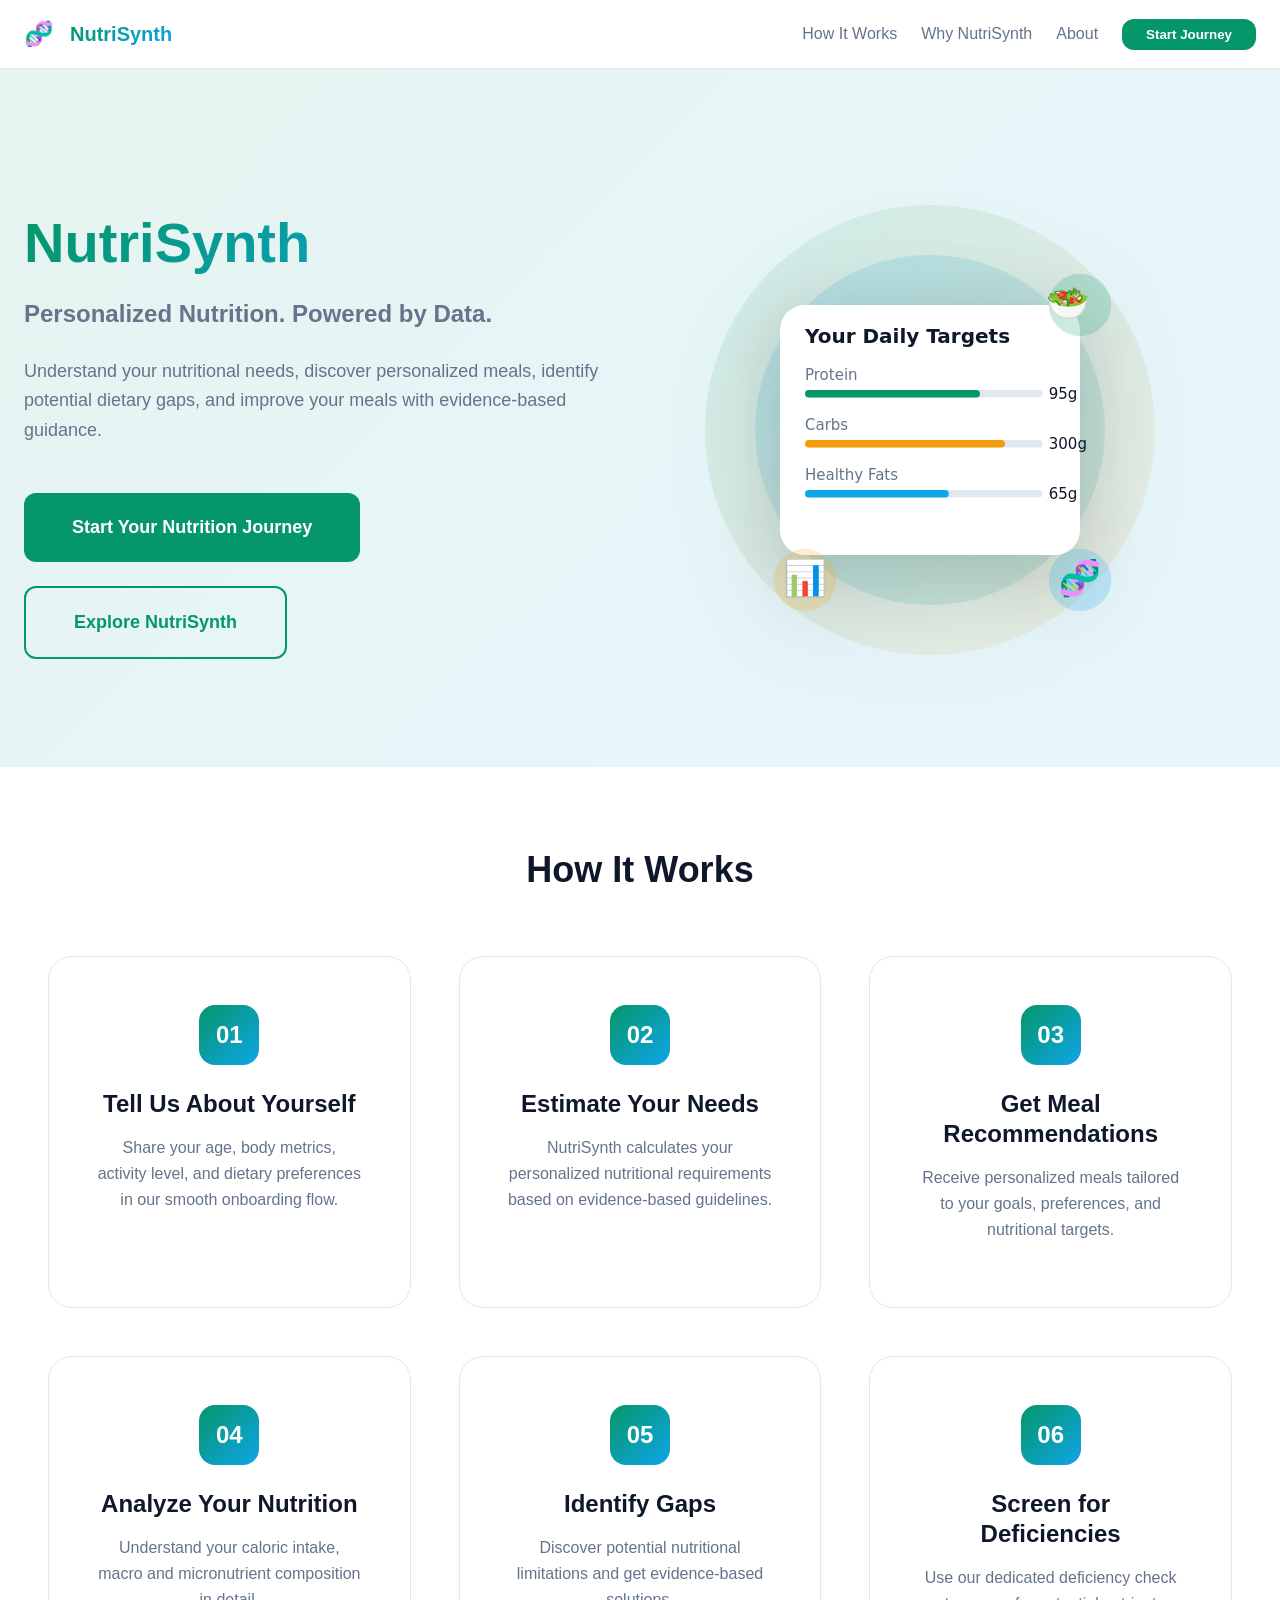
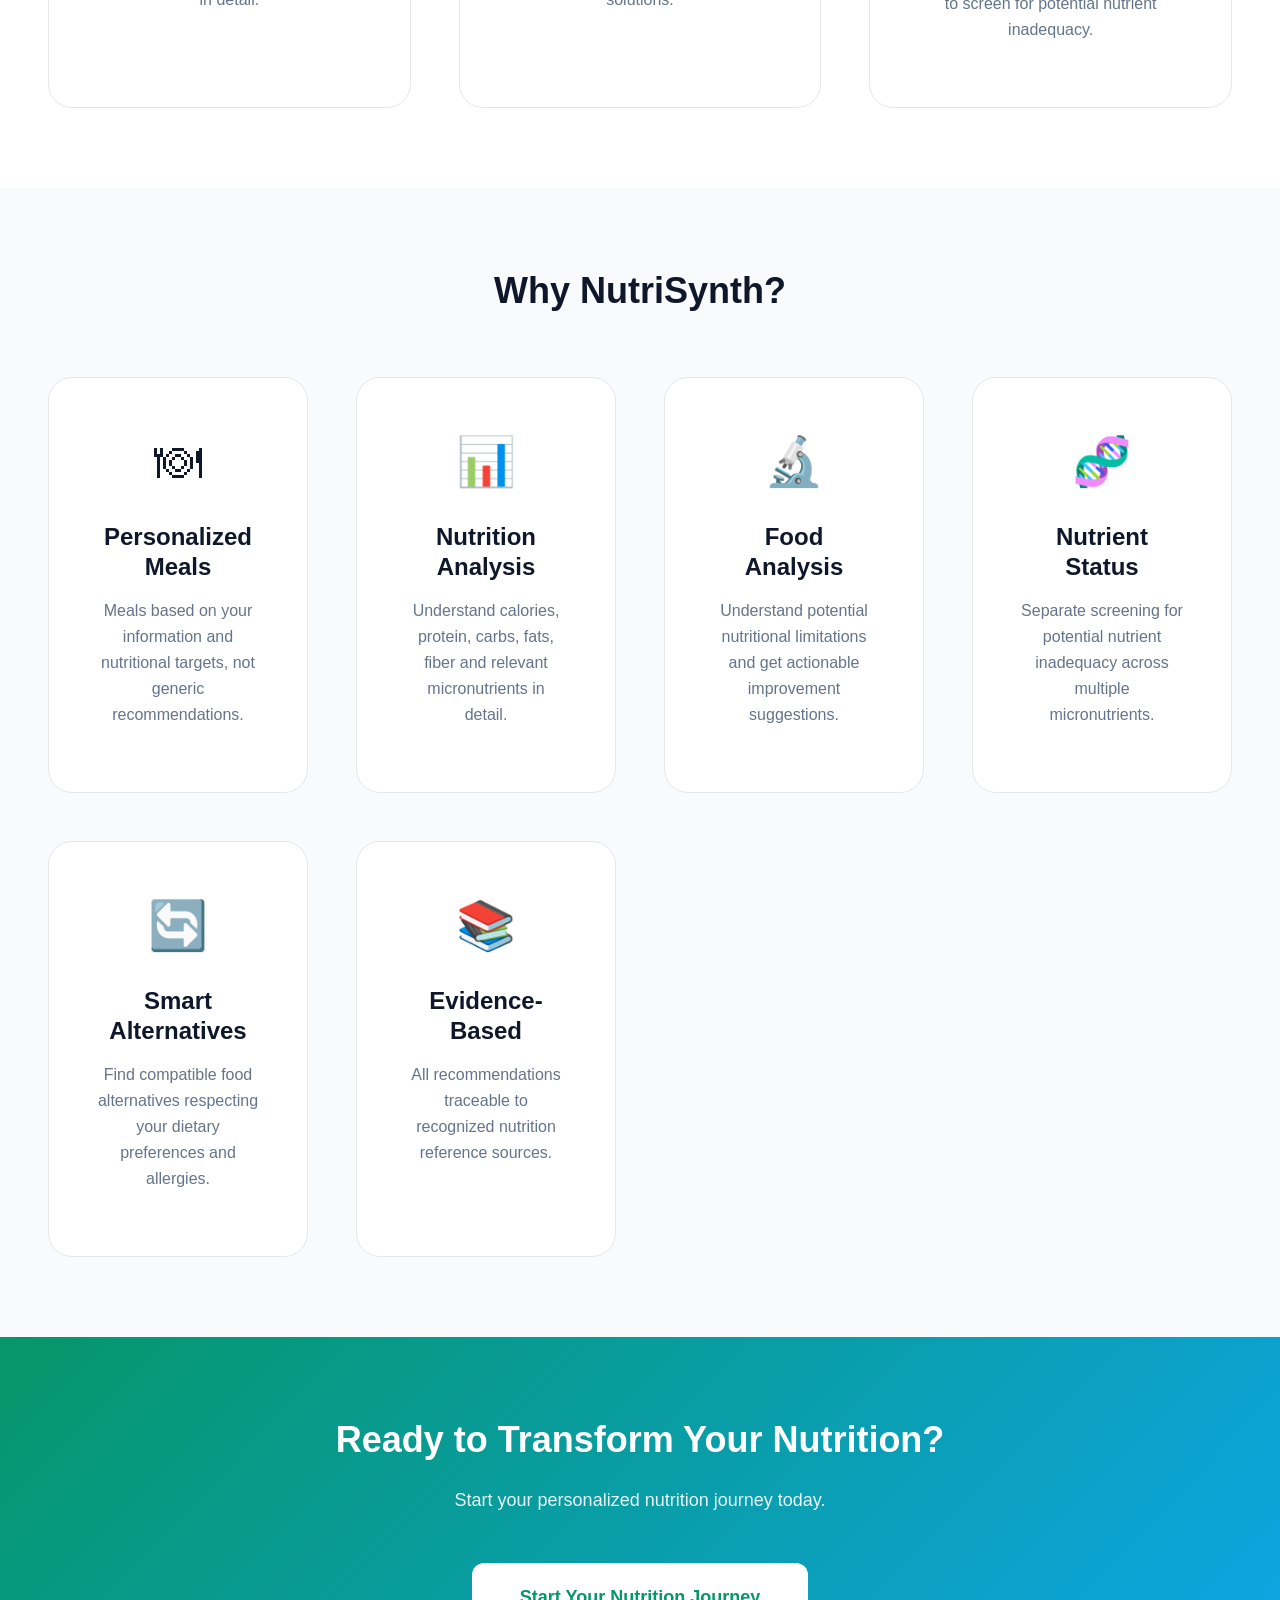
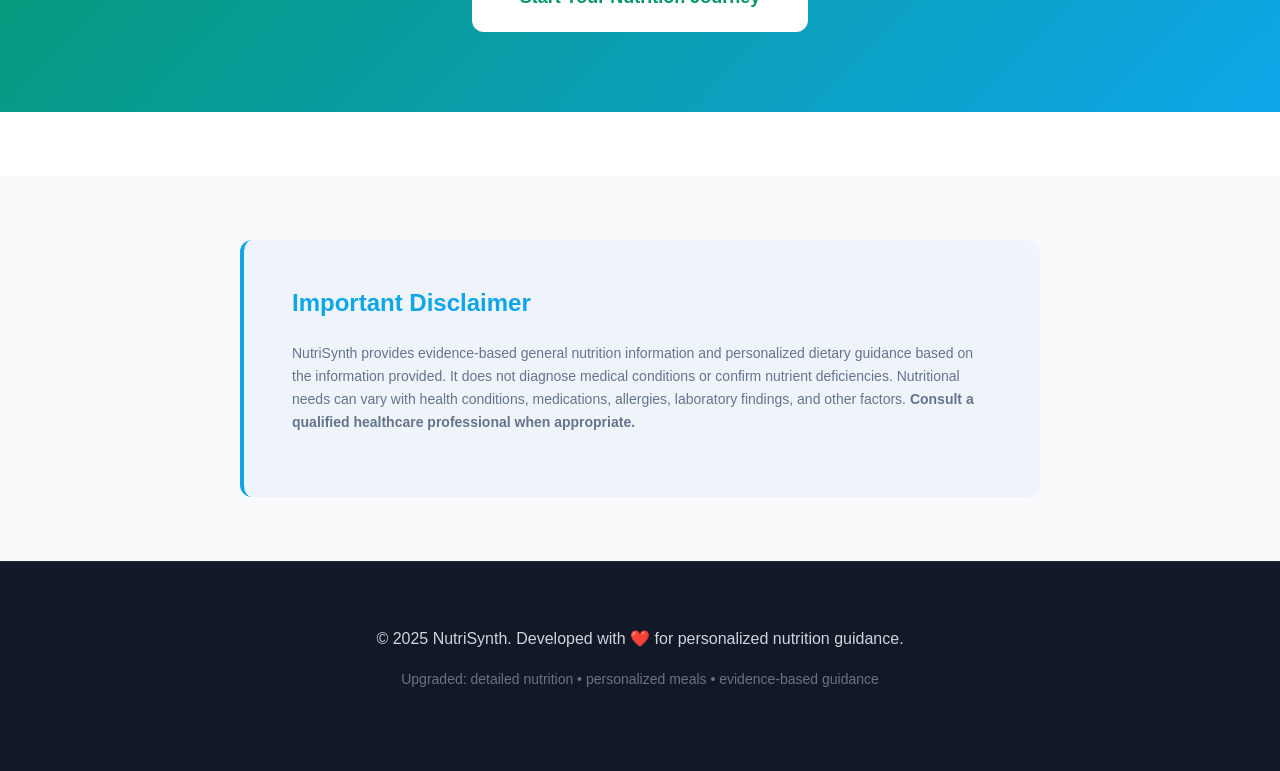
<file: index.html>
<!DOCTYPE html>
<html lang="en">
<head>
    <meta charset="UTF-8">
    <meta name="viewport" content="width=device-width, initial-scale=1.0">
    <meta name="description" content="NutriSynth - Personalized nutrition platform powered by data">
    <title>NutriSynth — Personalized Nutrition Platform</title>
    <link rel="stylesheet" href="styles.css">
    <link rel="stylesheet" href="app-styles.css">
</head>
<body>
    <!-- Navigation -->
    <nav class="navbar">
        <div class="navbar-container">
            <a href="#" class="navbar-logo">
                <span class="logo-icon">🧬</span>
                <span class="logo-text">NutriSynth</span>
            </a>
            <div class="nav-menu" id="navMenu">
                <a href="#how-it-works" class="nav-link">How It Works</a>
                <a href="#why-nutrisynth" class="nav-link">Why NutriSynth</a>
                <a href="#" class="nav-link" id="aboutLink">About</a>
                <button class="nav-btn-start" id="navStartBtn">Start Journey</button>
            </div>
            <div class="hamburger" id="hamburger">
                <span></span>
                <span></span>
                <span></span>
            </div>
        </div>
    </nav>

    <!-- Hero Section -->
    <section class="hero" id="heroSection">
        <div class="hero-container">
            <div class="hero-content">
                <h1 class="hero-title">NutriSynth</h1>
                <p class="hero-subtitle">Personalized Nutrition. Powered by Data.</p>
                <p class="hero-description">
                    Understand your nutritional needs, discover personalized meals, identify potential dietary gaps, and improve your meals with evidence-based guidance.
                </p>
                <div class="hero-actions">
                    <button class="btn btn-primary btn-lg" id="ctaPrimary">Start Your Nutrition Journey</button>
                    <button class="btn btn-secondary btn-lg" id="ctaSecondary">Explore NutriSynth</button>
                </div>
            </div>
            <div class="hero-visual">
                <svg viewBox="0 0 400 400" xmlns="http://www.w3.org/2000/svg" class="hero-illustration">
                    <!-- Nutrition dashboard visual -->
                    <defs>
                        <linearGradient id="heroGradient1" x1="0%" y1="0%" x2="100%" y2="100%">
                            <stop offset="0%" style="stop-color:var(--primary-color);stop-opacity:1" />
                            <stop offset="100%" style="stop-color:var(--accent-color);stop-opacity:1" />
                        </linearGradient>
                        <linearGradient id="heroGradient2" x1="0%" y1="0%" x2="100%" y2="100%">
                            <stop offset="0%" style="stop-color:var(--secondary-color);stop-opacity:1" />
                            <stop offset="100%" style="stop-color:var(--primary-color);stop-opacity:0.8" />
                        </linearGradient>
                    </defs>
                    
                    <!-- Background circles -->
                    <circle cx="200" cy="200" r="180" fill="url(#heroGradient1)" opacity="0.1"/>
                    <circle cx="200" cy="200" r="140" fill="url(#heroGradient2)" opacity="0.15"/>
                    
                    <!-- Central dashboard card -->
                    <g class="dashboard-card">
                        <rect x="80" y="100" width="240" height="200" rx="20" fill="white" filter="drop-shadow(0 10px 30px rgba(0,0,0,0.1))"/>
                        
                        <!-- Dashboard header -->
                        <text x="100" y="130" font-family="system-ui, sans-serif" font-size="16" font-weight="600" fill="#0f172a">Your Daily Targets</text>
                        
                        <!-- Protein bar -->
                        <g>
                            <text x="100" y="160" font-family="system-ui, sans-serif" font-size="12" fill="#64748b">Protein</text>
                            <rect x="100" y="168" width="190" height="6" rx="3" fill="#e2e8f0"/>
                            <rect x="100" y="168" width="140" height="6" rx="3" fill="var(--primary-color)"/>
                            <text x="295" y="175" font-family="system-ui, sans-serif" font-size="12" font-weight="500" fill="#0f172a">95g</text>
                        </g>
                        
                        <!-- Carbs bar -->
                        <g>
                            <text x="100" y="200" font-family="system-ui, sans-serif" font-size="12" fill="#64748b">Carbs</text>
                            <rect x="100" y="208" width="190" height="6" rx="3" fill="#e2e8f0"/>
                            <rect x="100" y="208" width="160" height="6" rx="3" fill="var(--accent-color)"/>
                            <text x="295" y="215" font-family="system-ui, sans-serif" font-size="12" font-weight="500" fill="#0f172a">300g</text>
                        </g>
                        
                        <!-- Fat bar -->
                        <g>
                            <text x="100" y="240" font-family="system-ui, sans-serif" font-size="12" fill="#64748b">Healthy Fats</text>
                            <rect x="100" y="248" width="190" height="6" rx="3" fill="#e2e8f0"/>
                            <rect x="100" y="248" width="115" height="6" rx="3" fill="var(--secondary-color)"/>
                            <text x="295" y="255" font-family="system-ui, sans-serif" font-size="12" font-weight="500" fill="#0f172a">65g</text>
                        </g>
                    </g>
                    
                    <!-- Floating elements -->
                    <g class="floating-element" style="animation: float 3s ease-in-out infinite;">
                        <circle cx="320" cy="100" r="25" fill="var(--primary-color)" opacity="0.2"/>
                        <text x="310" y="108" font-size="28" text-anchor="middle">🥗</text>
                    </g>
                    
                    <g class="floating-element" style="animation: float 3.5s ease-in-out infinite;">
                        <circle cx="100" cy="320" r="25" fill="var(--accent-color)" opacity="0.2"/>
                        <text x="100" y="328" font-size="28" text-anchor="middle">📊</text>
                    </g>
                    
                    <g class="floating-element" style="animation: float 4s ease-in-out infinite;">
                        <circle cx="320" cy="320" r="25" fill="var(--secondary-color)" opacity="0.2"/>
                        <text x="320" y="328" font-size="28" text-anchor="middle">🧬</text>
                    </g>
                </svg>
            </div>
        </div>
    </section>

    <!-- How It Works -->
    <section class="section" id="how-it-works">
        <div class="container">
            <h2 class="section-title">How It Works</h2>
            <div class="steps-grid">
                <div class="step-card">
                    <div class="step-number">01</div>
                    <h3>Tell Us About Yourself</h3>
                    <p>Share your age, body metrics, activity level, and dietary preferences in our smooth onboarding flow.</p>
                </div>
                <div class="step-card">
                    <div class="step-number">02</div>
                    <h3>Estimate Your Needs</h3>
                    <p>NutriSynth calculates your personalized nutritional requirements based on evidence-based guidelines.</p>
                </div>
                <div class="step-card">
                    <div class="step-number">03</div>
                    <h3>Get Meal Recommendations</h3>
                    <p>Receive personalized meals tailored to your goals, preferences, and nutritional targets.</p>
                </div>
                <div class="step-card">
                    <div class="step-number">04</div>
                    <h3>Analyze Your Nutrition</h3>
                    <p>Understand your caloric intake, macro and micronutrient composition in detail.</p>
                </div>
                <div class="step-card">
                    <div class="step-number">05</div>
                    <h3>Identify Gaps</h3>
                    <p>Discover potential nutritional limitations and get evidence-based solutions.</p>
                </div>
                <div class="step-card">
                    <div class="step-number">06</div>
                    <h3>Screen for Deficiencies</h3>
                    <p>Use our dedicated deficiency check to screen for potential nutrient inadequacy.</p>
                </div>
            </div>
        </div>
    </section>

    <!-- Why NutriSynth -->
    <section class="section section-alt" id="why-nutrisynth">
        <div class="container">
            <h2 class="section-title">Why NutriSynth?</h2>
            <div class="features-grid">
                <div class="feature-card">
                    <div class="feature-icon">🍽</div>
                    <h3>Personalized Meals</h3>
                    <p>Meals based on your information and nutritional targets, not generic recommendations.</p>
                </div>
                <div class="feature-card">
                    <div class="feature-icon">📊</div>
                    <h3>Nutrition Analysis</h3>
                    <p>Understand calories, protein, carbs, fats, fiber and relevant micronutrients in detail.</p>
                </div>
                <div class="feature-card">
                    <div class="feature-icon">🔬</div>
                    <h3>Food Analysis</h3>
                    <p>Understand potential nutritional limitations and get actionable improvement suggestions.</p>
                </div>
                <div class="feature-card">
                    <div class="feature-icon">🧬</div>
                    <h3>Nutrient Status</h3>
                    <p>Separate screening for potential nutrient inadequacy across multiple micronutrients.</p>
                </div>
                <div class="feature-card">
                    <div class="feature-icon">🔄</div>
                    <h3>Smart Alternatives</h3>
                    <p>Find compatible food alternatives respecting your dietary preferences and allergies.</p>
                </div>
                <div class="feature-card">
                    <div class="feature-icon">📚</div>
                    <h3>Evidence-Based</h3>
                    <p>All recommendations traceable to recognized nutrition reference sources.</p>
                </div>
            </div>
        </div>
    </section>

    <!-- CTA Section -->
    <section class="section cta-section">
        <div class="container">
            <h2>Ready to Transform Your Nutrition?</h2>
            <p>Start your personalized nutrition journey today.</p>
            <button class="btn btn-primary btn-lg" id="ctaStart">Start Your Nutrition Journey</button>
        </div>
    </section>

    <!-- Disclaimer -->
    <section class="section disclaimer-section">
        <div class="container disclaimer-content">
            <h3>Important Disclaimer</h3>
            <p>NutriSynth provides evidence-based general nutrition information and personalized dietary guidance based on the information provided. It does not diagnose medical conditions or confirm nutrient deficiencies. Nutritional needs can vary with health conditions, medications, allergies, laboratory findings, and other factors. <strong>Consult a qualified healthcare professional when appropriate.</strong></p>
        </div>
    </section>

    <!-- Footer -->
    <footer class="footer">
        <div class="container">
            <p>&copy; 2025 NutriSynth. Developed with ❤️ for personalized nutrition guidance.</p>
            <p class="footer-version">Upgraded: detailed nutrition • personalized meals • evidence-based guidance</p>
        </div>
    </footer>

    <!-- Main App Container (hidden until user starts) -->
    <div id="appContainer" class="app-container" style="display: none;">
        <!-- Onboarding will be injected here -->
    </div>

    <script src="app.js"></script>
</body>
</html>
</file>
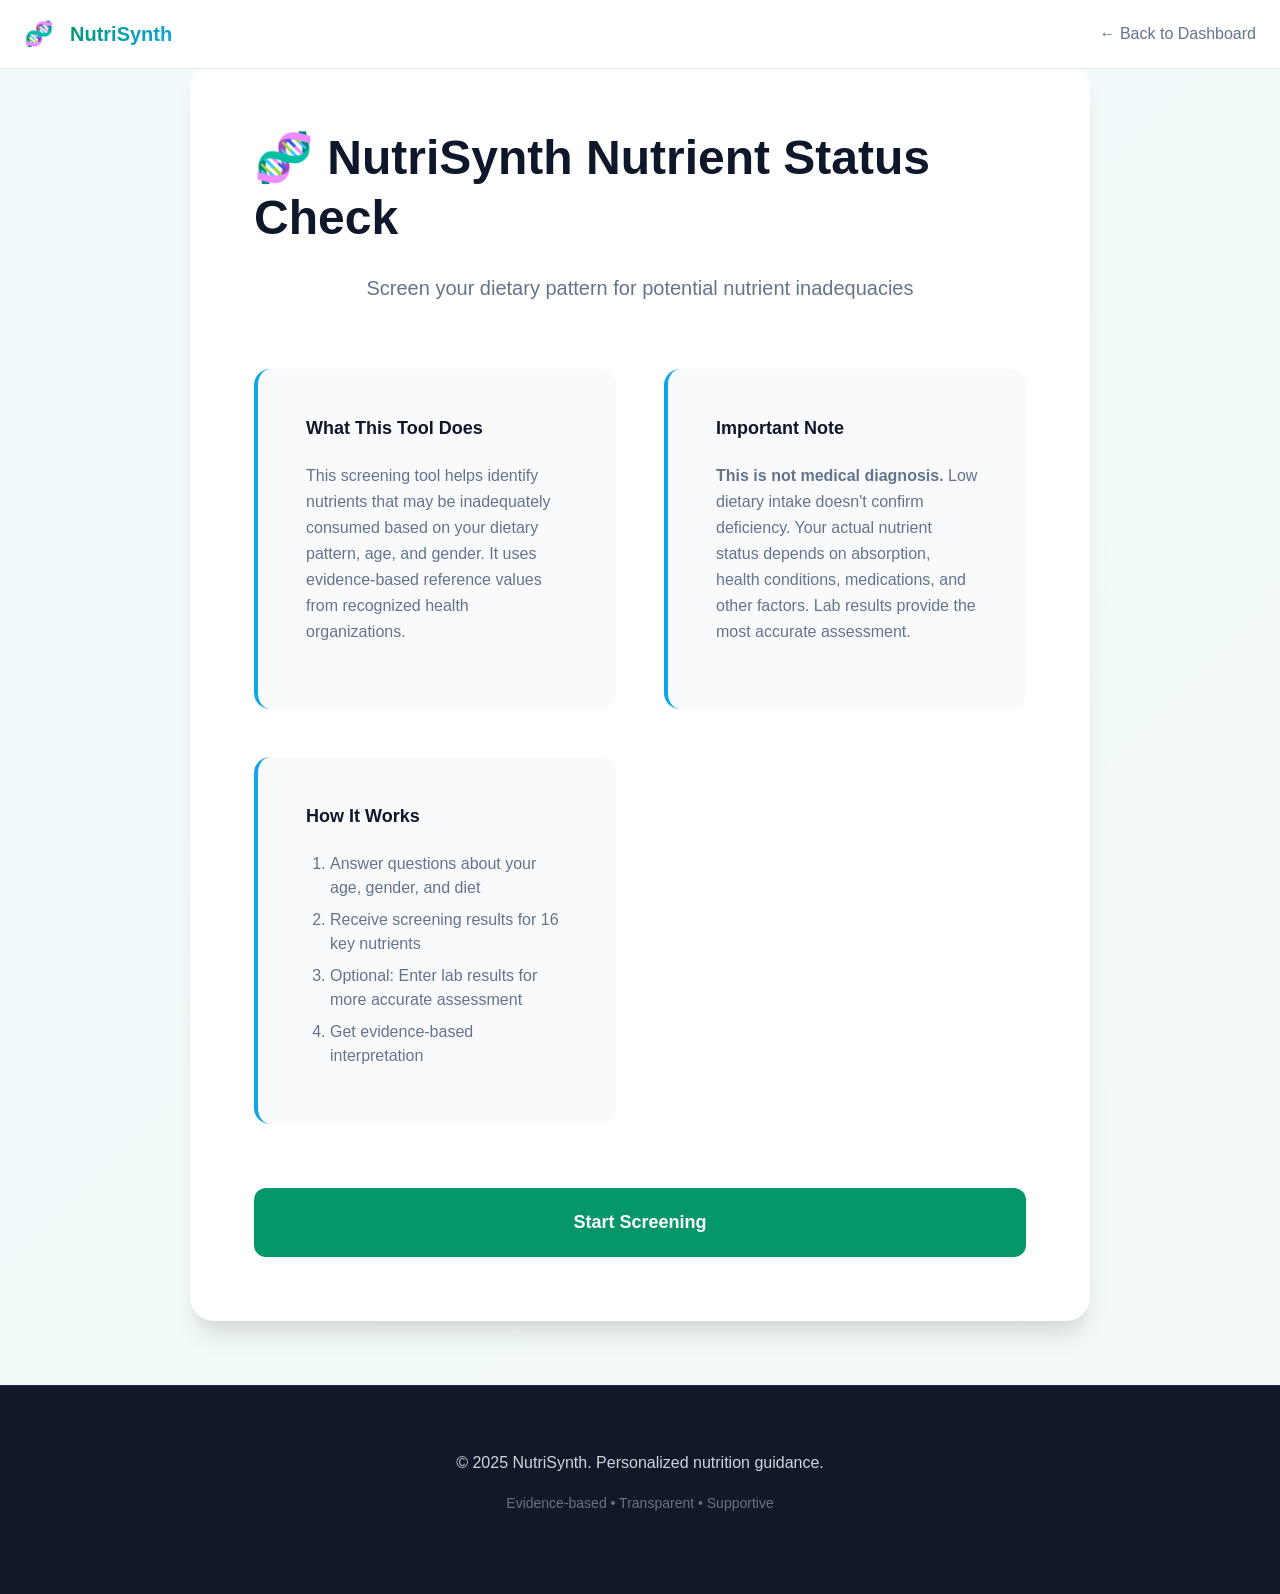
<file: deficiency-check.html>
<!DOCTYPE html>
<html lang="en">
<head>
    <meta charset="UTF-8">
    <meta name="viewport" content="width=device-width, initial-scale=1.0">
    <title>NutriSynth — Nutrient Status Check</title>
    <link rel="stylesheet" href="styles.css">
    <link rel="stylesheet" href="app-styles.css">
    <link rel="stylesheet" href="deficiency-styles.css">
</head>
<body>
    <!-- Navigation -->
    <nav class="navbar">
        <div class="navbar-container">
            <a href="index.html" class="navbar-logo">
                <span class="logo-icon">🧬</span>
                <span class="logo-text">NutriSynth</span>
            </a>
            <div class="nav-menu">
                <a href="index.html" class="nav-link">← Back to Dashboard</a>
            </div>
        </div>
    </nav>

    <div id="deficiencyContainer" class="deficiency-page-container">
        <!-- Content will be inserted here -->
    </div>

    <footer class="footer">
        <div class="container">
            <p>&copy; 2025 NutriSynth. Personalized nutrition guidance.</p>
            <p class="footer-version">Evidence-based • Transparent • Supportive</p>
        </div>
    </footer>

    <script src="deficiency-check.js"></script>
</body>
</html>
</file>
<file: styles.css>
/* ============================================================
   NUTRISYNTH PREMIUM - DESIGN SYSTEM
   ============================================================ */

/* CSS Variables - Color System */
:root {
    /* Primary Colors */
    --primary-color: #059669;
    --primary-light: #10b981;
    --primary-dark: #047857;
    
    /* Secondary Colors */
    --secondary-color: #0ea5e9;
    --secondary-light: #38bdf8;
    --secondary-dark: #0284c7;
    
    /* Accent Colors */
    --accent-color: #f59e0b;
    --accent-light: #fbbf24;
    --accent-dark: #d97706;
    
    /* Neutral Colors */
    --neutral-50: #f9fafb;
    --neutral-100: #f3f4f6;
    --neutral-200: #e5e7eb;
    --neutral-300: #d1d5db;
    --neutral-400: #9ca3af;
    --neutral-500: #6b7280;
    --neutral-600: #4b5563;
    --neutral-700: #374151;
    --neutral-800: #1f2937;
    --neutral-900: #111827;
    
    /* Semantic Colors */
    --success-color: #10b981;
    --warning-color: #f59e0b;
    --error-color: #ef4444;
    --info-color: #0ea5e9;
    
    /* Text Colors */
    --text-primary: #0f172a;
    --text-secondary: #64748b;
    --text-tertiary: #94a3b8;
    
    /* Background Colors */
    --bg-primary: #ffffff;
    --bg-secondary: #f8fafc;
    --bg-tertiary: #f1f5f9;
    
    /* Typography Scale */
    --font-family-base: -apple-system, BlinkMacSystemFont, 'Segoe UI', 'Roboto', 'Oxygen', 'Ubuntu', 'Cantarell', 'Fira Sans', 'Droid Sans', 'Helvetica Neue', sans-serif;
    --font-family-mono: 'SF Mono', Monaco, 'Cascadia Code', 'Roboto Mono', Consolas, 'Courier New', monospace;
    
    --font-size-xs: 0.75rem;      /* 12px */
    --font-size-sm: 0.875rem;     /* 14px */
    --font-size-base: 1rem;        /* 16px */
    --font-size-lg: 1.125rem;      /* 18px */
    --font-size-xl: 1.25rem;       /* 20px */
    --font-size-2xl: 1.5rem;       /* 24px */
    --font-size-3xl: 1.875rem;     /* 30px */
    --font-size-4xl: 2.25rem;      /* 36px */
    --font-size-5xl: 3rem;         /* 48px */
    
    --font-weight-regular: 400;
    --font-weight-medium: 500;
    --font-weight-semibold: 600;
    --font-weight-bold: 700;
    
    --line-height-tight: 1.25;
    --line-height-snug: 1.375;
    --line-height-normal: 1.5;
    --line-height-relaxed: 1.625;
    --line-height-loose: 2;
    
    /* Spacing Scale */
    --spacing-xs: 0.25rem;    /* 4px */
    --spacing-sm: 0.5rem;     /* 8px */
    --spacing-md: 1rem;       /* 16px */
    --spacing-lg: 1.5rem;     /* 24px */
    --spacing-xl: 2rem;       /* 32px */
    --spacing-2xl: 3rem;      /* 48px */
    --spacing-3xl: 4rem;      /* 64px */
    --spacing-4xl: 5rem;      /* 80px */
    
    /* Border Radius */
    --radius-sm: 0.375rem;    /* 6px */
    --radius-md: 0.5rem;      /* 8px */
    --radius-lg: 0.75rem;     /* 12px */
    --radius-xl: 1rem;        /* 16px */
    --radius-2xl: 1.5rem;     /* 24px */
    --radius-full: 9999px;
    
    /* Shadows */
    --shadow-sm: 0 1px 2px 0 rgba(0, 0, 0, 0.05);
    --shadow-md: 0 4px 6px -1px rgba(0, 0, 0, 0.1), 0 2px 4px -1px rgba(0, 0, 0, 0.06);
    --shadow-lg: 0 10px 15px -3px rgba(0, 0, 0, 0.1), 0 4px 6px -2px rgba(0, 0, 0, 0.05);
    --shadow-xl: 0 20px 25px -5px rgba(0, 0, 0, 0.1), 0 10px 10px -5px rgba(0, 0, 0, 0.04);
    --shadow-2xl: 0 25px 50px -12px rgba(0, 0, 0, 0.25);
    
    /* Transitions */
    --transition-fast: 150ms ease-in-out;
    --transition-base: 250ms ease-in-out;
    --transition-slow: 350ms ease-in-out;
    
    /* Z-index */
    --z-dropdown: 1000;
    --z-sticky: 1020;
    --z-fixed: 1030;
    --z-modal-backdrop: 1040;
    --z-modal: 1050;
    --z-popover: 1060;
    --z-tooltip: 1070;
}

/* Dark mode */
@media (prefers-color-scheme: dark) {
    :root {
        --text-primary: #f1f5f9;
        --text-secondary: #cbd5e1;
        --text-tertiary: #94a3b8;
        --bg-primary: #0f172a;
        --bg-secondary: #1e293b;
        --bg-tertiary: #334155;
    }
}

/* ============================================================
   RESET & BASE STYLES
   ============================================================ */

* {
    margin: 0;
    padding: 0;
    box-sizing: border-box;
}

html {
    scroll-behavior: smooth;
}

body {
    font-family: var(--font-family-base);
    font-size: var(--font-size-base);
    line-height: var(--line-height-normal);
    color: var(--text-primary);
    background-color: var(--bg-primary);
    transition: background-color var(--transition-base), color var(--transition-base);
}

/* ============================================================
   TYPOGRAPHY
   ============================================================ */

h1, h2, h3, h4, h5, h6 {
    font-weight: var(--font-weight-bold);
    line-height: var(--line-height-tight);
    margin-bottom: var(--spacing-lg);
}

h1 {
    font-size: var(--font-size-5xl);
}

h2 {
    font-size: var(--font-size-4xl);
}

h3 {
    font-size: var(--font-size-2xl);
}

h4 {
    font-size: var(--font-size-xl);
}

h5 {
    font-size: var(--font-size-lg);
}

h6 {
    font-size: var(--font-size-base);
}

p {
    margin-bottom: var(--spacing-md);
    line-height: var(--line-height-relaxed);
}

small {
    font-size: var(--font-size-sm);
}

/* ============================================================
   NAVIGATION
   ============================================================ */

.navbar {
    position: fixed;
    top: 0;
    width: 100%;
    background: rgba(255, 255, 255, 0.95);
    backdrop-filter: blur(10px);
    border-bottom: 1px solid var(--neutral-200);
    z-index: var(--z-sticky);
    transition: all var(--transition-base);
}

@media (prefers-color-scheme: dark) {
    .navbar {
        background: rgba(15, 23, 42, 0.95);
        border-bottom-color: var(--neutral-800);
    }
}

.navbar-container {
    max-width: 1280px;
    margin: 0 auto;
    padding: var(--spacing-md) var(--spacing-lg);
    display: flex;
    justify-content: space-between;
    align-items: center;
}

.navbar-logo {
    display: flex;
    align-items: center;
    gap: var(--spacing-md);
    text-decoration: none;
    font-size: var(--font-size-xl);
    font-weight: var(--font-weight-bold);
    color: var(--text-primary);
}

.logo-icon {
    font-size: var(--font-size-2xl);
}

.logo-text {
    background: linear-gradient(135deg, var(--primary-color), var(--secondary-color));
    -webkit-background-clip: text;
    -webkit-text-fill-color: transparent;
    background-clip: text;
}

.nav-menu {
    display: flex;
    align-items: center;
    gap: var(--spacing-lg);
}

.nav-link {
    text-decoration: none;
    color: var(--text-secondary);
    font-weight: var(--font-weight-medium);
    transition: color var(--transition-fast);
}

.nav-link:hover {
    color: var(--primary-color);
}

.nav-btn-start {
    padding: var(--spacing-sm) var(--spacing-lg);
    background-color: var(--primary-color);
    color: white;
    border: none;
    border-radius: var(--radius-lg);
    font-weight: var(--font-weight-semibold);
    cursor: pointer;
    transition: all var(--transition-fast);
}

.nav-btn-start:hover {
    background-color: var(--primary-dark);
    transform: translateY(-2px);
}

.hamburger {
    display: none;
    flex-direction: column;
    cursor: pointer;
    gap: var(--spacing-xs);
}

.hamburger span {
    width: 25px;
    height: 3px;
    background-color: var(--text-primary);
    transition: all var(--transition-fast);
    border-radius: var(--radius-full);
}

@media (max-width: 768px) {
    .nav-menu {
        display: none;
    }
    
    .hamburger {
        display: flex;
    }
}

/* ============================================================
   HERO SECTION
   ============================================================ */

.hero {
    padding: 120px var(--spacing-lg) var(--spacing-4xl) var(--spacing-lg);
    margin-top: 60px;
    background: linear-gradient(135deg, rgba(5, 150, 105, 0.1) 0%, rgba(14, 165, 233, 0.1) 100%);
}

.hero-container {
    max-width: 1280px;
    margin: 0 auto;
    display: grid;
    grid-template-columns: 1fr 1fr;
    gap: var(--spacing-4xl);
    align-items: center;
}

.hero-content {
    animation: fadeInUp 0.8s ease-out;
}

.hero-title {
    font-size: 3.5rem;
    font-weight: var(--font-weight-bold);
    background: linear-gradient(135deg, var(--primary-color), var(--secondary-color));
    -webkit-background-clip: text;
    -webkit-text-fill-color: transparent;
    background-clip: text;
    margin-bottom: var(--spacing-md);
}

.hero-subtitle {
    font-size: var(--font-size-2xl);
    color: var(--text-secondary);
    margin-bottom: var(--spacing-lg);
    font-weight: var(--font-weight-semibold);
}

.hero-description {
    font-size: var(--font-size-lg);
    color: var(--text-secondary);
    margin-bottom: var(--spacing-2xl);
    line-height: var(--line-height-relaxed);
}

.hero-actions {
    display: flex;
    gap: var(--spacing-lg);
    flex-wrap: wrap;
}

.hero-visual {
    animation: fadeIn 1s ease-out 0.2s both;
    position: relative;
}

.hero-illustration {
    width: 100%;
    max-width: 500px;
    filter: drop-shadow(0 20px 40px rgba(0, 0, 0, 0.1));
}

.floating-element {
    animation: float 3s ease-in-out infinite;
}

@keyframes float {
    0%, 100% { transform: translateY(0px); }
    50% { transform: translateY(-20px); }
}

@keyframes fadeInUp {
    from {
        opacity: 0;
        transform: translateY(30px);
    }
    to {
        opacity: 1;
        transform: translateY(0);
    }
}

@keyframes fadeIn {
    from { opacity: 0; }
    to { opacity: 1; }
}

@media (max-width: 768px) {
    .hero {
        padding: 80px var(--spacing-lg) var(--spacing-3xl) var(--spacing-lg);
        margin-top: 60px;
    }
    
    .hero-container {
        grid-template-columns: 1fr;
        gap: var(--spacing-2xl);
    }
    
    .hero-title {
        font-size: 2.5rem;
    }
    
    .hero-subtitle {
        font-size: var(--font-size-xl);
    }
    
    .hero-actions {
        flex-direction: column;
    }
}

/* ============================================================
   BUTTONS
   ============================================================ */

.btn {
    display: inline-flex;
    align-items: center;
    justify-content: center;
    padding: var(--spacing-md) var(--spacing-lg);
    font-size: var(--font-size-base);
    font-weight: var(--font-weight-semibold);
    border: none;
    border-radius: var(--radius-lg);
    cursor: pointer;
    transition: all var(--transition-fast);
    text-decoration: none;
    white-space: nowrap;
    gap: var(--spacing-sm);
}

.btn:focus {
    outline: 2px solid var(--primary-color);
    outline-offset: 2px;
}

.btn-primary {
    background-color: var(--primary-color);
    color: white;
}

.btn-primary:hover {
    background-color: var(--primary-dark);
    transform: translateY(-2px);
    box-shadow: var(--shadow-lg);
}

.btn-primary:active {
    transform: translateY(0);
}

.btn-secondary {
    background-color: transparent;
    color: var(--primary-color);
    border: 2px solid var(--primary-color);
}

.btn-secondary:hover {
    background-color: var(--primary-color);
    color: white;
    transform: translateY(-2px);
}

.btn-lg {
    padding: var(--spacing-lg) var(--spacing-2xl);
    font-size: var(--font-size-lg);
}

.btn-sm {
    padding: var(--spacing-sm) var(--spacing-md);
    font-size: var(--font-size-sm);
}

/* ============================================================
   SECTIONS & CONTAINER
   ============================================================ */

.container {
    max-width: 1280px;
    margin: 0 auto;
    padding: 0 var(--spacing-lg);
}

.section {
    padding: var(--spacing-4xl) var(--spacing-lg);
    background-color: var(--bg-primary);
}

.section-alt {
    background-color: var(--bg-secondary);
}

.section-title {
    font-size: var(--font-size-4xl);
    text-align: center;
    margin-bottom: var(--spacing-3xl);
}

/* ============================================================
   STEP CARDS (How It Works)
   ============================================================ */

.steps-grid {
    display: grid;
    grid-template-columns: repeat(auto-fit, minmax(300px, 1fr));
    gap: var(--spacing-2xl);
}

.step-card {
    background: var(--bg-primary);
    padding: var(--spacing-2xl);
    border-radius: var(--radius-2xl);
    text-align: center;
    border: 1px solid var(--neutral-200);
    transition: all var(--transition-base);
    position: relative;
    overflow: hidden;
}

.step-card::before {
    content: '';
    position: absolute;
    top: 0;
    left: 0;
    right: 0;
    height: 4px;
    background: linear-gradient(90deg, var(--primary-color), var(--secondary-color));
    transform: translateY(-4px);
    transition: transform var(--transition-base);
}

.step-card:hover {
    transform: translateY(-5px);
    border-color: var(--primary-color);
    box-shadow: var(--shadow-lg);
}

.step-card:hover::before {
    transform: translateY(0);
}

.step-number {
    display: inline-flex;
    align-items: center;
    justify-content: center;
    width: 60px;
    height: 60px;
    background: linear-gradient(135deg, var(--primary-color), var(--secondary-color));
    color: white;
    font-size: var(--font-size-2xl);
    font-weight: var(--font-weight-bold);
    border-radius: var(--radius-xl);
    margin-bottom: var(--spacing-lg);
}

.step-card h3 {
    margin-bottom: var(--spacing-md);
}

.step-card p {
    color: var(--text-secondary);
    font-size: var(--font-size-base);
}

@media (max-width: 768px) {
    .steps-grid {
        grid-template-columns: 1fr;
    }
}

/* ============================================================
   FEATURE CARDS (Why NutriSynth)
   ============================================================ */

.features-grid {
    display: grid;
    grid-template-columns: repeat(auto-fit, minmax(250px, 1fr));
    gap: var(--spacing-2xl);
}

.feature-card {
    background: var(--bg-primary);
    padding: var(--spacing-2xl);
    border-radius: var(--radius-2xl);
    text-align: center;
    border: 1px solid var(--neutral-200);
    transition: all var(--transition-base);
}

.feature-card:hover {
    transform: translateY(-8px);
    border-color: var(--primary-color);
    box-shadow: var(--shadow-xl);
}

.feature-icon {
    font-size: 3rem;
    margin-bottom: var(--spacing-lg);
    display: block;
}

.feature-card h3 {
    margin-bottom: var(--spacing-md);
    color: var(--text-primary);
}

.feature-card p {
    color: var(--text-secondary);
    line-height: var(--line-height-relaxed);
}

@media (max-width: 768px) {
    .features-grid {
        grid-template-columns: repeat(auto-fit, minmax(200px, 1fr));
    }
}

/* ============================================================
   CTA SECTION
   ============================================================ */

.cta-section {
    background: linear-gradient(135deg, var(--primary-color), var(--secondary-color));
    color: white;
    text-align: center;
    padding: var(--spacing-4xl) var(--spacing-lg);
}

.cta-section h2 {
    color: white;
    margin-bottom: var(--spacing-lg);
}

.cta-section p {
    color: rgba(255, 255, 255, 0.9);
    font-size: var(--font-size-lg);
    margin-bottom: var(--spacing-2xl);
}

.cta-section .btn-primary {
    background-color: white;
    color: var(--primary-color);
}

.cta-section .btn-primary:hover {
    background-color: rgba(255, 255, 255, 0.9);
    transform: translateY(-2px);
}

/* ============================================================
   DISCLAIMER SECTION
   ============================================================ */

.disclaimer-section {
    background-color: var(--neutral-50);
    padding: var(--spacing-3xl) var(--spacing-lg);
}

@media (prefers-color-scheme: dark) {
    .disclaimer-section {
        background-color: var(--neutral-900);
    }
}

.disclaimer-content {
    max-width: 800px;
    margin: 0 auto;
    padding: var(--spacing-2xl);
    background: var(--bg-primary);
    border-radius: var(--radius-xl);
    border-left: 4px solid var(--info-color);
}

.disclaimer-content h3 {
    color: var(--info-color);
    margin-bottom: var(--spacing-md);
}

.disclaimer-content p {
    color: var(--text-secondary);
    font-size: var(--font-size-sm);
    line-height: var(--line-height-relaxed);
}

/* ============================================================
   FOOTER
   ============================================================ */

.footer {
    background-color: var(--neutral-900);
    color: var(--neutral-300);
    padding: var(--spacing-3xl) var(--spacing-lg);
    text-align: center;
    border-top: 1px solid var(--neutral-800);
}

.footer p {
    margin-bottom: var(--spacing-md);
}

.footer-version {
    font-size: var(--font-size-sm);
    color: var(--neutral-500);
}

/* ============================================================
   RESPONSIVE DESIGN
   ============================================================ */

@media (max-width: 1024px) {
    :root {
        --font-size-5xl: 2.25rem;
        --font-size-4xl: 1.875rem;
    }
}

@media (max-width: 640px) {
    :root {
        --font-size-5xl: 1.875rem;
        --font-size-4xl: 1.5rem;
        --font-size-3xl: 1.25rem;
        --spacing-2xl: 1.5rem;
        --spacing-3xl: 2rem;
        --spacing-4xl: 2.5rem;
    }
    
    .hero {
        margin-top: 60px;
    }
    
    .section {
        padding: var(--spacing-2xl) var(--spacing-lg);
    }
    
    .hero-actions {
        gap: var(--spacing-md);
    }
    
    .btn-lg {
        width: 100%;
    }
}

/* ============================================================
   UTILITY CLASSES
   ============================================================ */

.text-center {
    text-align: center;
}

.text-primary {
    color: var(--primary-color);
}

.text-secondary {
    color: var(--text-secondary);
}

.hidden {
    display: none;
}

.sr-only {
    position: absolute;
    width: 1px;
    height: 1px;
    padding: 0;
    margin: -1px;
    overflow: hidden;
    clip: rect(0, 0, 0, 0);
    white-space: nowrap;
    border-width: 0;
}

/* ============================================================
   REDUCED MOTION
   ============================================================ */

@media (prefers-reduced-motion: reduce) {
    *,
    *::before,
    *::after {
        animation-duration: 0.01ms !important;
        animation-iteration-count: 1 !important;
        transition-duration: 0.01ms !important;
        scroll-behavior: auto !important;
    }
}
</file>
<file: app-styles.css>
/* ============================================================
   NUTRISYNTH APP - COMPONENT STYLES
   ============================================================ */

/* ============================================================
   ONBOARDING STYLES
   ============================================================ */

.onboarding-container {
    min-height: 100vh;
    background: linear-gradient(135deg, rgba(5, 150, 105, 0.05) 0%, rgba(14, 165, 233, 0.05) 100%);
    padding: 40px var(--spacing-lg) var(--spacing-2xl) var(--spacing-lg);
}

.onboarding-header {
    max-width: 600px;
    margin: 0 auto 40px;
}

.btn-back {
    background: none;
    border: none;
    color: var(--primary-color);
    font-size: var(--font-size-lg);
    cursor: pointer;
    margin-bottom: var(--spacing-lg);
    font-weight: var(--font-weight-semibold);
    transition: all var(--transition-fast);
}

.btn-back:hover {
    transform: translateX(-4px);
}

.onboarding-header h2 {
    text-align: center;
    margin-bottom: var(--spacing-2xl);
    font-size: var(--font-size-3xl);
}

.progress-bar-container {
    width: 100%;
    height: 8px;
    background-color: var(--neutral-200);
    border-radius: var(--radius-full);
    overflow: hidden;
    margin-bottom: var(--spacing-lg);
}

.progress-bar {
    height: 100%;
    background: linear-gradient(90deg, var(--primary-color), var(--secondary-color));
    width: 0%;
    transition: width var(--transition-slow);
}

.progress-text {
    text-align: center;
    color: var(--text-secondary);
    font-size: var(--font-size-sm);
    margin-bottom: var(--spacing-lg);
}

.progress-labels {
    display: flex;
    justify-content: space-between;
    gap: var(--spacing-md);
    font-size: var(--font-size-xs);
}

.progress-label {
    flex: 1;
    text-align: center;
    color: var(--text-tertiary);
    padding: var(--spacing-sm);
    border-radius: var(--radius-md);
    transition: all var(--transition-fast);
}

.progress-label.active {
    color: var(--primary-color);
    font-weight: var(--font-weight-semibold);
    background-color: rgba(5, 150, 105, 0.1);
}

.onboarding-content {
    max-width: 600px;
    margin: 0 auto;
}

/* ============================================================
   STEP FORM STYLES
   ============================================================ */

.step-form {
    background: white;
    padding: var(--spacing-3xl);
    border-radius: var(--radius-2xl);
    box-shadow: var(--shadow-lg);
    animation: fadeInUp 0.5s ease-out;
}

@media (prefers-color-scheme: dark) {
    .step-form {
        background: var(--neutral-900);
    }
}

.step-form h3 {
    font-size: var(--font-size-2xl);
    margin-bottom: var(--spacing-md);
}

.step-description {
    color: var(--text-secondary);
    margin-bottom: var(--spacing-2xl);
    font-size: var(--font-size-base);
}

.form-group {
    margin-bottom: var(--spacing-2xl);
}

.form-group label {
    display: block;
    margin-bottom: var(--spacing-md);
    font-weight: var(--font-weight-semibold);
    color: var(--text-primary);
}

.form-group input[type="text"],
.form-group input[type="number"],
.form-group textarea {
    width: 100%;
    padding: var(--spacing-md) var(--spacing-lg);
    border: 2px solid var(--neutral-200);
    border-radius: var(--radius-lg);
    font-family: var(--font-family-base);
    font-size: var(--font-size-base);
    transition: all var(--transition-fast);
    background-color: var(--bg-primary);
    color: var(--text-primary);
}

.form-group input:focus {
    outline: none;
    border-color: var(--primary-color);
    box-shadow: 0 0 0 3px rgba(5, 150, 105, 0.1);
}

.input-helper {
    display: block;
    font-size: var(--font-size-sm);
    color: var(--text-tertiary);
    margin-top: var(--spacing-sm);
}

/* ============================================================
   OPTION GROUPS & CARDS
   ============================================================ */

.option-group {
    display: grid;
    grid-template-columns: repeat(auto-fit, minmax(120px, 1fr));
    gap: var(--spacing-lg);
}

.option-label {
    display: flex;
    align-items: center;
    gap: var(--spacing-md);
    padding: var(--spacing-lg);
    border: 2px solid var(--neutral-200);
    border-radius: var(--radius-lg);
    cursor: pointer;
    transition: all var(--transition-fast);
    background-color: var(--bg-primary);
}

.option-label:hover {
    border-color: var(--primary-color);
    background-color: rgba(5, 150, 105, 0.05);
}

.option-label input[type="radio"] {
    margin: 0;
    cursor: pointer;
    accent-color: var(--primary-color);
}

.option-label input[type="radio"]:checked + span {
    font-weight: var(--font-weight-semibold);
    color: var(--primary-color);
}

/* ============================================================
   ACTIVITY CARDS
   ============================================================ */

.activity-options,
.diet-options,
.goal-options {
    display: grid;
    grid-template-columns: repeat(auto-fit, minmax(150px, 1fr));
    gap: var(--spacing-lg);
    margin-bottom: var(--spacing-2xl);
}

.activity-card,
.diet-card,
.goal-card {
    padding: var(--spacing-lg);
    border: 2px solid var(--neutral-200);
    border-radius: var(--radius-xl);
    cursor: pointer;
    transition: all var(--transition-fast);
    background-color: var(--bg-primary);
    text-align: center;
}

.activity-card:hover,
.diet-card:hover,
.goal-card:hover {
    border-color: var(--primary-color);
    transform: translateY(-4px);
    box-shadow: var(--shadow-md);
    background-color: rgba(5, 150, 105, 0.05);
}

.activity-card.selected,
.diet-card.selected,
.goal-card.selected {
    border-color: var(--primary-color);
    background: linear-gradient(135deg, rgba(5, 150, 105, 0.1), rgba(14, 165, 233, 0.1));
}

.activity-card input,
.diet-card input,
.goal-card input {
    display: none;
}

.activity-name,
.diet-name,
.goal-name {
    display: block;
    font-weight: var(--font-weight-semibold);
    margin-bottom: var(--spacing-sm);
}

.activity-desc,
.diet-desc,
.goal-desc {
    font-size: var(--font-size-sm);
    color: var(--text-secondary);
}

.btn-next {
    width: 100%;
    margin-top: var(--spacing-lg);
}

/* ============================================================
   DASHBOARD STYLES
   ============================================================ */

.dashboard {
    max-width: 1280px;
    margin: 0 auto;
    padding: var(--spacing-lg);
}

.dashboard-header {
    display: flex;
    justify-content: space-between;
    align-items: center;
    margin-bottom: var(--spacing-3xl);
    padding: var(--spacing-2xl);
    background: linear-gradient(135deg, rgba(5, 150, 105, 0.05), rgba(14, 165, 233, 0.05));
    border-radius: var(--radius-2xl);
}

.greeting h1 {
    font-size: var(--font-size-3xl);
    margin-bottom: var(--spacing-sm);
}

.greeting p {
    color: var(--text-secondary);
    font-size: var(--font-size-lg);
}

.dashboard-actions {
    display: flex;
    gap: var(--spacing-lg);
}

@media (max-width: 768px) {
    .dashboard-header {
        flex-direction: column;
        align-items: flex-start;
    }
    
    .dashboard-actions {
        width: 100%;
        flex-direction: column;
    }
    
    .dashboard-actions .btn {
        width: 100%;
    }
}

/* ============================================================
   NUTRITION TARGETS
   ============================================================ */

.nutrition-targets {
    margin-bottom: var(--spacing-3xl);
}

.nutrition-targets h2 {
    margin-bottom: var(--spacing-2xl);
}

.target-cards {
    display: grid;
    grid-template-columns: repeat(auto-fit, minmax(150px, 1fr));
    gap: var(--spacing-lg);
}

.target-card {
    background: linear-gradient(135deg, var(--primary-color), var(--primary-light));
    color: white;
    padding: var(--spacing-2xl);
    border-radius: var(--radius-xl);
    text-align: center;
    box-shadow: var(--shadow-md);
    transition: all var(--transition-fast);
}

.target-card:hover {
    transform: translateY(-4px);
    box-shadow: var(--shadow-lg);
}

.target-label {
    font-size: var(--font-size-sm);
    opacity: 0.9;
    margin-bottom: var(--spacing-sm);
}

.target-value {
    font-size: var(--font-size-3xl);
    font-weight: var(--font-weight-bold);
    margin-bottom: var(--spacing-xs);
}

.target-unit {
    font-size: var(--font-size-sm);
    opacity: 0.8;
}

/* ============================================================
   MEALS SECTION
   ============================================================ */

.meals-section {
    margin-bottom: var(--spacing-3xl);
}

.meals-section h2 {
    margin-bottom: var(--spacing-2xl);
}

.meals-container {
    display: grid;
    grid-template-columns: repeat(auto-fit, minmax(300px, 1fr));
    gap: var(--spacing-2xl);
}

.meal-card {
    background: var(--bg-primary);
    border: 2px solid var(--neutral-200);
    border-radius: var(--radius-xl);
    padding: var(--spacing-2xl);
    cursor: pointer;
    transition: all var(--transition-base);
    display: flex;
    flex-direction: column;
    gap: var(--spacing-lg);
}

.meal-card:hover {
    border-color: var(--primary-color);
    box-shadow: var(--shadow-lg);
    transform: translateY(-4px);
}

.meal-header {
    display: flex;
    justify-content: space-between;
    align-items: center;
    margin-bottom: var(--spacing-sm);
}

.meal-header h3 {
    margin: 0;
    font-size: var(--font-size-lg);
}

.meal-type {
    font-size: var(--font-size-xs);
    background-color: rgba(5, 150, 105, 0.1);
    color: var(--primary-color);
    padding: var(--spacing-xs) var(--spacing-md);
    border-radius: var(--radius-full);
    text-transform: capitalize;
}

.meal-nutrition-summary {
    display: flex;
    flex-direction: column;
    gap: var(--spacing-sm);
    padding: var(--spacing-lg);
    background-color: var(--bg-secondary);
    border-radius: var(--radius-lg);
    font-size: var(--font-size-sm);
    color: var(--text-secondary);
}

.meal-nutrition-summary span {
    display: flex;
    align-items: center;
    gap: var(--spacing-sm);
}

/* ============================================================
   NUTRITION DASHBOARD
   ============================================================ */

.nutrition-dashboard {
    margin-bottom: var(--spacing-3xl);
    background: var(--bg-secondary);
    padding: var(--spacing-2xl);
    border-radius: var(--radius-xl);
}

.nutrition-dashboard h2 {
    margin-bottom: var(--spacing-2xl);
}

.nutrition-bars {
    display: flex;
    flex-direction: column;
    gap: var(--spacing-2xl);
}

.nutrition-bar-item {
    display: flex;
    flex-direction: column;
    gap: var(--spacing-sm);
}

.bar-header {
    display: flex;
    justify-content: space-between;
    align-items: center;
}

.bar-label {
    font-weight: var(--font-weight-semibold);
    color: var(--text-primary);
}

.bar-values {
    font-size: var(--font-size-sm);
    color: var(--text-secondary);
}

/* ============================================================
   DEFICIENCY SECTION
   ============================================================ */

.deficiency-section {
    margin-bottom: var(--spacing-3xl);
}

.deficiency-card {
    background: linear-gradient(135deg, var(--secondary-color), var(--secondary-light));
    color: white;
    padding: var(--spacing-2xl);
    border-radius: var(--radius-xl);
    display: grid;
    grid-template-columns: auto 1fr;
    gap: var(--spacing-2xl);
    align-items: center;
    box-shadow: var(--shadow-lg);
}

.deficiency-icon {
    font-size: 3rem;
}

.deficiency-content h3 {
    color: white;
    margin-bottom: var(--spacing-md);
}

.deficiency-content p {
    color: rgba(255, 255, 255, 0.9);
    margin-bottom: var(--spacing-lg);
}

.deficiency-content .btn-primary {
    background-color: white;
    color: var(--secondary-color);
}

@media (max-width: 768px) {
    .deficiency-card {
        grid-template-columns: 1fr;
        text-align: center;
    }
    
    .deficiency-icon {
        font-size: 2rem;
    }
}

/* ============================================================
   MODAL STYLES
   ============================================================ */

.modal {
    position: fixed;
    top: 0;
    left: 0;
    right: 0;
    bottom: 0;
    background-color: rgba(0, 0, 0, 0.5);
    display: flex;
    align-items: center;
    justify-content: center;
    z-index: var(--z-modal);
    padding: var(--spacing-lg);
    animation: fadeIn 0.3s ease-out;
}

.modal-content {
    background: var(--bg-primary);
    border-radius: var(--radius-2xl);
    padding: var(--spacing-2xl);
    max-width: 600px;
    max-height: 90vh;
    overflow-y: auto;
    position: relative;
    box-shadow: var(--shadow-2xl);
    animation: slideUp 0.3s ease-out;
}

@keyframes slideUp {
    from {
        opacity: 0;
        transform: translateY(30px);
    }
    to {
        opacity: 1;
        transform: translateY(0);
    }
}

.modal-close {
    position: absolute;
    top: var(--spacing-lg);
    right: var(--spacing-lg);
    background: none;
    border: none;
    font-size: 2rem;
    cursor: pointer;
    color: var(--text-secondary);
    width: 40px;
    height: 40px;
    display: flex;
    align-items: center;
    justify-content: center;
    border-radius: var(--radius-lg);
    transition: all var(--transition-fast);
}

.modal-close:hover {
    background-color: var(--bg-secondary);
    color: var(--text-primary);
}

.modal-content h2 {
    padding-right: 40px;
    margin-bottom: var(--spacing-2xl);
}

/* ============================================================
   MEAL DETAILS MODAL
   ============================================================ */

.meal-details,
.meal-nutrition-details,
.meal-analysis {
    margin-bottom: var(--spacing-2xl);
}

.meal-details h3,
.meal-nutrition-details h3,
.meal-analysis h3 {
    font-size: var(--font-size-lg);
    margin-bottom: var(--spacing-lg);
}

.meal-details ul {
    list-style: none;
    padding-left: 0;
}

.meal-details li {
    padding: var(--spacing-md);
    background-color: var(--bg-secondary);
    border-radius: var(--radius-md);
    margin-bottom: var(--spacing-sm);
}

.nutrition-grid {
    display: grid;
    grid-template-columns: repeat(auto-fit, minmax(120px, 1fr));
    gap: var(--spacing-lg);
}

.nutrition-grid div {
    padding: var(--spacing-lg);
    background-color: var(--bg-secondary);
    border-radius: var(--radius-lg);
    text-align: center;
}

.meal-analysis {
    padding: var(--spacing-lg);
    border-radius: var(--radius-lg);
    background-color: rgba(5, 150, 105, 0.1);
    border-left: 4px solid var(--primary-color);
}

.meal-analysis.warning {
    background-color: rgba(245, 158, 11, 0.1);
    border-left-color: var(--warning-color);
}

.meal-analysis.suggestion {
    background-color: rgba(34, 197, 94, 0.1);
    border-left-color: #22c55e;
}

.meal-analysis ul {
    list-style: none;
    padding-left: 0;
}

.meal-analysis li {
    padding-left: var(--spacing-lg);
    position: relative;
    margin-bottom: var(--spacing-sm);
}

.meal-analysis li::before {
    content: "•";
    position: absolute;
    left: 0;
    color: var(--primary-color);
    font-weight: bold;
}

/* ============================================================
   DISCLAIMER SECTION
   ============================================================ */

.disclaimer-section {
    margin-top: var(--spacing-3xl);
}

.disclaimer-content {
    background-color: rgba(59, 130, 246, 0.05);
    border-left: 4px solid var(--info-color);
    padding: var(--spacing-2xl);
    border-radius: var(--radius-lg);
}

.disclaimer-content h3 {
    color: var(--info-color);
    margin-bottom: var(--spacing-lg);
}

.disclaimer-content p {
    font-size: var(--font-size-sm);
    line-height: var(--line-height-relaxed);
    color: var(--text-secondary);
}

/* ============================================================
   RESPONSIVE DESIGN
   ============================================================ */

@media (max-width: 768px) {
    .onboarding-container {
        padding: 20px var(--spacing-md) var(--spacing-2xl) var(--spacing-md);
    }
    
    .onboarding-header {
        margin-bottom: 20px;
    }
    
    .step-form {
        padding: var(--spacing-2xl);
    }
    
    .activity-options,
    .diet-options,
    .goal-options {
        grid-template-columns: 1fr;
    }
    
    .target-cards {
        grid-template-columns: repeat(auto-fit, minmax(120px, 1fr));
    }
    
    .meals-container {
        grid-template-columns: 1fr;
    }
    
    .modal-content {
        max-height: 95vh;
        margin: var(--spacing-lg);
    }
}

/* ============================================================
   ANIMATIONS
   ============================================================ */

@keyframes fadeInUp {
    from {
        opacity: 0;
        transform: translateY(20px);
    }
    to {
        opacity: 1;
        transform: translateY(0);
    }
}

@keyframes fadeIn {
    from { opacity: 0; }
    to { opacity: 1; }
}

/* ============================================================
   LOADING STATES
   ============================================================ */

.loading {
    display: flex;
    align-items: center;
    justify-content: center;
    padding: var(--spacing-3xl);
}

.spinner {
    width: 40px;
    height: 40px;
    border: 4px solid var(--neutral-200);
    border-top-color: var(--primary-color);
    border-radius: 50%;
    animation: spin 1s linear infinite;
}

@keyframes spin {
    to { transform: rotate(360deg); }
}
</file>
<file: deficiency-styles.css>
/* ============================================================
   NUTRISYNTH DEFICIENCY CHECK - STYLES
   ============================================================ */

/* ============================================================
   INTRODUCTION PAGE
   ============================================================ */

.deficiency-intro {
    min-height: 100vh;
    display: flex;
    align-items: center;
    justify-content: center;
    padding: var(--spacing-3xl) var(--spacing-lg);
    background: linear-gradient(135deg, rgba(14, 165, 233, 0.05) 0%, rgba(5, 150, 105, 0.05) 100%);
}

.intro-card {
    background: var(--bg-primary);
    border-radius: var(--radius-2xl);
    padding: var(--spacing-3xl);
    max-width: 900px;
    box-shadow: var(--shadow-xl);
}

.intro-subtitle {
    font-size: var(--font-size-xl);
    color: var(--text-secondary);
    text-align: center;
    margin-bottom: var(--spacing-3xl);
}

.intro-info {
    display: grid;
    grid-template-columns: repeat(auto-fit, minmax(250px, 1fr));
    gap: var(--spacing-2xl);
    margin-bottom: var(--spacing-3xl);
}

.info-card {
    padding: var(--spacing-2xl);
    background-color: var(--bg-secondary);
    border-radius: var(--radius-xl);
    border-left: 4px solid var(--secondary-color);
}

.info-card h3 {
    margin-bottom: var(--spacing-lg);
    font-size: var(--font-size-lg);
}

.info-card p {
    color: var(--text-secondary);
    line-height: var(--line-height-relaxed);
}

.info-card ol {
    margin-left: var(--spacing-lg);
    color: var(--text-secondary);
}

.info-card li {
    margin-bottom: var(--spacing-sm);
}

.intro-card .btn {
    width: 100%;
}

/* ============================================================
   SCREENING PAGE
   ============================================================ */

.screening-page,
.lab-results-page {
    min-height: 100vh;
    padding: var(--spacing-3xl) var(--spacing-lg);
    background: linear-gradient(135deg, rgba(14, 165, 233, 0.05) 0%, rgba(5, 150, 105, 0.05) 100%);
}

.screening-form,
.lab-form {
    background: var(--bg-primary);
    border-radius: var(--radius-2xl);
    padding: var(--spacing-3xl);
    max-width: 600px;
    margin: 0 auto;
    box-shadow: var(--shadow-lg);
}

.screening-form h2,
.lab-form h2 {
    text-align: center;
    margin-bottom: var(--spacing-md);
}

.form-description,
.lab-section-desc {
    text-align: center;
    color: var(--text-secondary);
    margin-bottom: var(--spacing-2xl);
}

.form-group {
    margin-bottom: var(--spacing-2xl);
}

.form-group label {
    display: block;
    margin-bottom: var(--spacing-md);
    font-weight: var(--font-weight-semibold);
}

.form-group input[type="number"] {
    width: 100%;
    padding: var(--spacing-md) var(--spacing-lg);
    border: 2px solid var(--neutral-200);
    border-radius: var(--radius-lg);
    font-size: var(--font-size-base);
    transition: all var(--transition-fast);
}

.form-group input[type="number"]:focus {
    outline: none;
    border-color: var(--primary-color);
    box-shadow: 0 0 0 3px rgba(5, 150, 105, 0.1);
}

.form-actions {
    display: flex;
    gap: var(--spacing-lg);
    margin-top: var(--spacing-2xl);
}

.form-actions .btn {
    flex: 1;
}

.option-group {
    display: grid;
    grid-template-columns: repeat(auto-fit, minmax(120px, 1fr));
    gap: var(--spacing-lg);
}

.option-label {
    display: flex;
    align-items: center;
    gap: var(--spacing-md);
    padding: var(--spacing-lg);
    border: 2px solid var(--neutral-200);
    border-radius: var(--radius-lg);
    cursor: pointer;
    transition: all var(--transition-fast);
    background-color: var(--bg-primary);
}

.option-label:hover {
    border-color: var(--primary-color);
    background-color: rgba(5, 150, 105, 0.05);
}

.option-label input[type="radio"] {
    margin: 0;
    cursor: pointer;
    accent-color: var(--primary-color);
}

.option-label input[type="radio"]:checked + span {
    font-weight: var(--font-weight-semibold);
    color: var(--primary-color);
}

/* ============================================================
   LAB RESULTS PAGE
   ============================================================ */

.lab-info-card {
    background-color: rgba(59, 130, 246, 0.1);
    border-left: 4px solid var(--info-color);
    padding: var(--spacing-lg);
    border-radius: var(--radius-lg);
    margin-bottom: var(--spacing-2xl);
}

.lab-info-card p {
    color: var(--text-secondary);
    font-size: var(--font-size-sm);
    margin: 0;
}

.lab-section {
    margin-bottom: var(--spacing-2xl);
}

.lab-section h3 {
    margin-bottom: var(--spacing-lg);
}

.lab-grid {
    display: grid;
    grid-template-columns: repeat(auto-fit, minmax(250px, 1fr));
    gap: var(--spacing-lg);
}

.lab-input-group {
    display: flex;
    flex-direction: column;
    gap: var(--spacing-sm);
}

.lab-input-group label {
    font-weight: var(--font-weight-semibold);
    font-size: var(--font-size-sm);
}

.lab-input-wrapper {
    display: flex;
    gap: var(--spacing-sm);
}

.lab-input-wrapper input {
    flex: 1;
    padding: var(--spacing-md);
    border: 2px solid var(--neutral-200);
    border-radius: var(--radius-lg);
    font-size: var(--font-size-sm);
    transition: all var(--transition-fast);
}

.lab-input-wrapper input:focus {
    outline: none;
    border-color: var(--primary-color);
}

.lab-unit {
    padding: var(--spacing-md);
    background-color: var(--bg-secondary);
    border-radius: var(--radius-lg);
    font-size: var(--font-size-sm);
    display: flex;
    align-items: center;
    color: var(--text-secondary);
}

.lab-range {
    width: 100%;
    padding: var(--spacing-md);
    border: 1px solid var(--neutral-300);
    border-radius: var(--radius-lg);
    font-size: var(--font-size-sm);
}

/* ============================================================
   RESULTS PAGE
   ============================================================ */

.results-page {
    min-height: 100vh;
    padding: var(--spacing-3xl) var(--spacing-lg);
    background: linear-gradient(135deg, rgba(14, 165, 233, 0.05) 0%, rgba(5, 150, 105, 0.05) 100%);
}

.results-page h2 {
    text-align: center;
    margin-bottom: var(--spacing-md);
}

.results-subtitle {
    text-align: center;
    color: var(--text-secondary);
    margin-bottom: var(--spacing-2xl);
}

.status-legend {
    display: flex;
    flex-wrap: wrap;
    gap: var(--spacing-lg);
    justify-content: center;
    padding: var(--spacing-2xl);
    background-color: var(--bg-secondary);
    border-radius: var(--radius-xl);
    margin-bottom: var(--spacing-3xl);
}

.legend-item {
    display: flex;
    align-items: center;
    gap: var(--spacing-md);
    font-size: var(--font-size-sm);
}

.legend-item span {
    font-size: var(--font-size-lg);
}

.results-grid {
    display: grid;
    grid-template-columns: repeat(auto-fit, minmax(250px, 1fr));
    gap: var(--spacing-2xl);
    margin-bottom: var(--spacing-3xl);
}

.result-card {
    background: var(--bg-primary);
    border: 2px solid var(--neutral-200);
    border-radius: var(--radius-xl);
    padding: var(--spacing-lg);
    transition: all var(--transition-fast);
}

.result-card:hover {
    border-color: var(--primary-color);
    box-shadow: var(--shadow-md);
}

.result-header {
    display: flex;
    justify-content: space-between;
    align-items: flex-start;
    margin-bottom: var(--spacing-lg);
}

.result-header h3 {
    margin: 0;
    font-size: var(--font-size-lg);
}

.result-unit {
    font-size: var(--font-size-xs);
    background-color: var(--bg-secondary);
    padding: var(--spacing-xs) var(--spacing-md);
    border-radius: var(--radius-md);
}

.result-body {
    margin-bottom: var(--spacing-lg);
    padding: var(--spacing-lg);
    background-color: var(--bg-secondary);
    border-radius: var(--radius-lg);
}

.result-status {
    font-weight: var(--font-weight-semibold);
    color: var(--primary-color);
    margin-bottom: var(--spacing-sm);
}

.result-recommended {
    font-size: var(--font-size-sm);
    color: var(--text-secondary);
}

.result-expand-btn {
    width: 100%;
    background: none;
    border: 1px solid var(--neutral-300);
    color: var(--text-secondary);
    padding: var(--spacing-sm);
    border-radius: var(--radius-lg);
    cursor: pointer;
    font-size: var(--font-size-sm);
    transition: all var(--transition-fast);
}

.result-expand-btn:hover {
    border-color: var(--primary-color);
    color: var(--primary-color);
}

.result-details {
    margin-top: var(--spacing-lg);
    padding-top: var(--spacing-lg);
    border-top: 1px solid var(--neutral-200);
    font-size: var(--font-size-sm);
}

.result-details p {
    margin: var(--spacing-sm) 0;
    color: var(--text-secondary);
}

.evidence-sources {
    font-size: var(--font-size-xs);
    color: var(--text-tertiary);
}

.result-details.hidden {
    display: none;
}

/* ============================================================
   RESULTS INFO BOXES
   ============================================================ */

.results-info {
    background: var(--bg-secondary);
    padding: var(--spacing-2xl);
    border-radius: var(--radius-xl);
    margin-bottom: var(--spacing-3xl);
}

.results-info h3 {
    margin-bottom: var(--spacing-2xl);
}

.info-boxes {
    display: grid;
    grid-template-columns: repeat(auto-fit, minmax(200px, 1fr));
    gap: var(--spacing-lg);
}

.info-box {
    background: var(--bg-primary);
    padding: var(--spacing-lg);
    border-radius: var(--radius-lg);
    border-left: 4px solid var(--primary-color);
}

.info-box h4 {
    margin: 0 0 var(--spacing-sm) 0;
    font-size: var(--font-size-base);
}

.info-box p {
    margin: 0;
    font-size: var(--font-size-sm);
    color: var(--text-secondary);
    line-height: var(--line-height-relaxed);
}

/* ============================================================
   RESULTS ACTIONS
   ============================================================ */

.results-actions {
    display: flex;
    gap: var(--spacing-lg);
    margin-top: var(--spacing-2xl);
}

.results-actions .btn {
    flex: 1;
}

/* ============================================================
   RESPONSIVE DESIGN
   ============================================================ */

@media (max-width: 768px) {
    .intro-card,
    .screening-form,
    .lab-form {
        padding: var(--spacing-2xl);
    }
    
    .intro-info {
        grid-template-columns: 1fr;
    }
    
    .lab-grid {
        grid-template-columns: 1fr;
    }
    
    .results-grid {
        grid-template-columns: 1fr;
    }
    
    .info-boxes {
        grid-template-columns: 1fr;
    }
    
    .form-actions,
    .results-actions {
        flex-direction: column;
    }
    
    .form-actions .btn,
    .results-actions .btn {
        width: 100%;
    }
    
    .status-legend {
        flex-direction: column;
        align-items: flex-start;
    }
}
</file>
